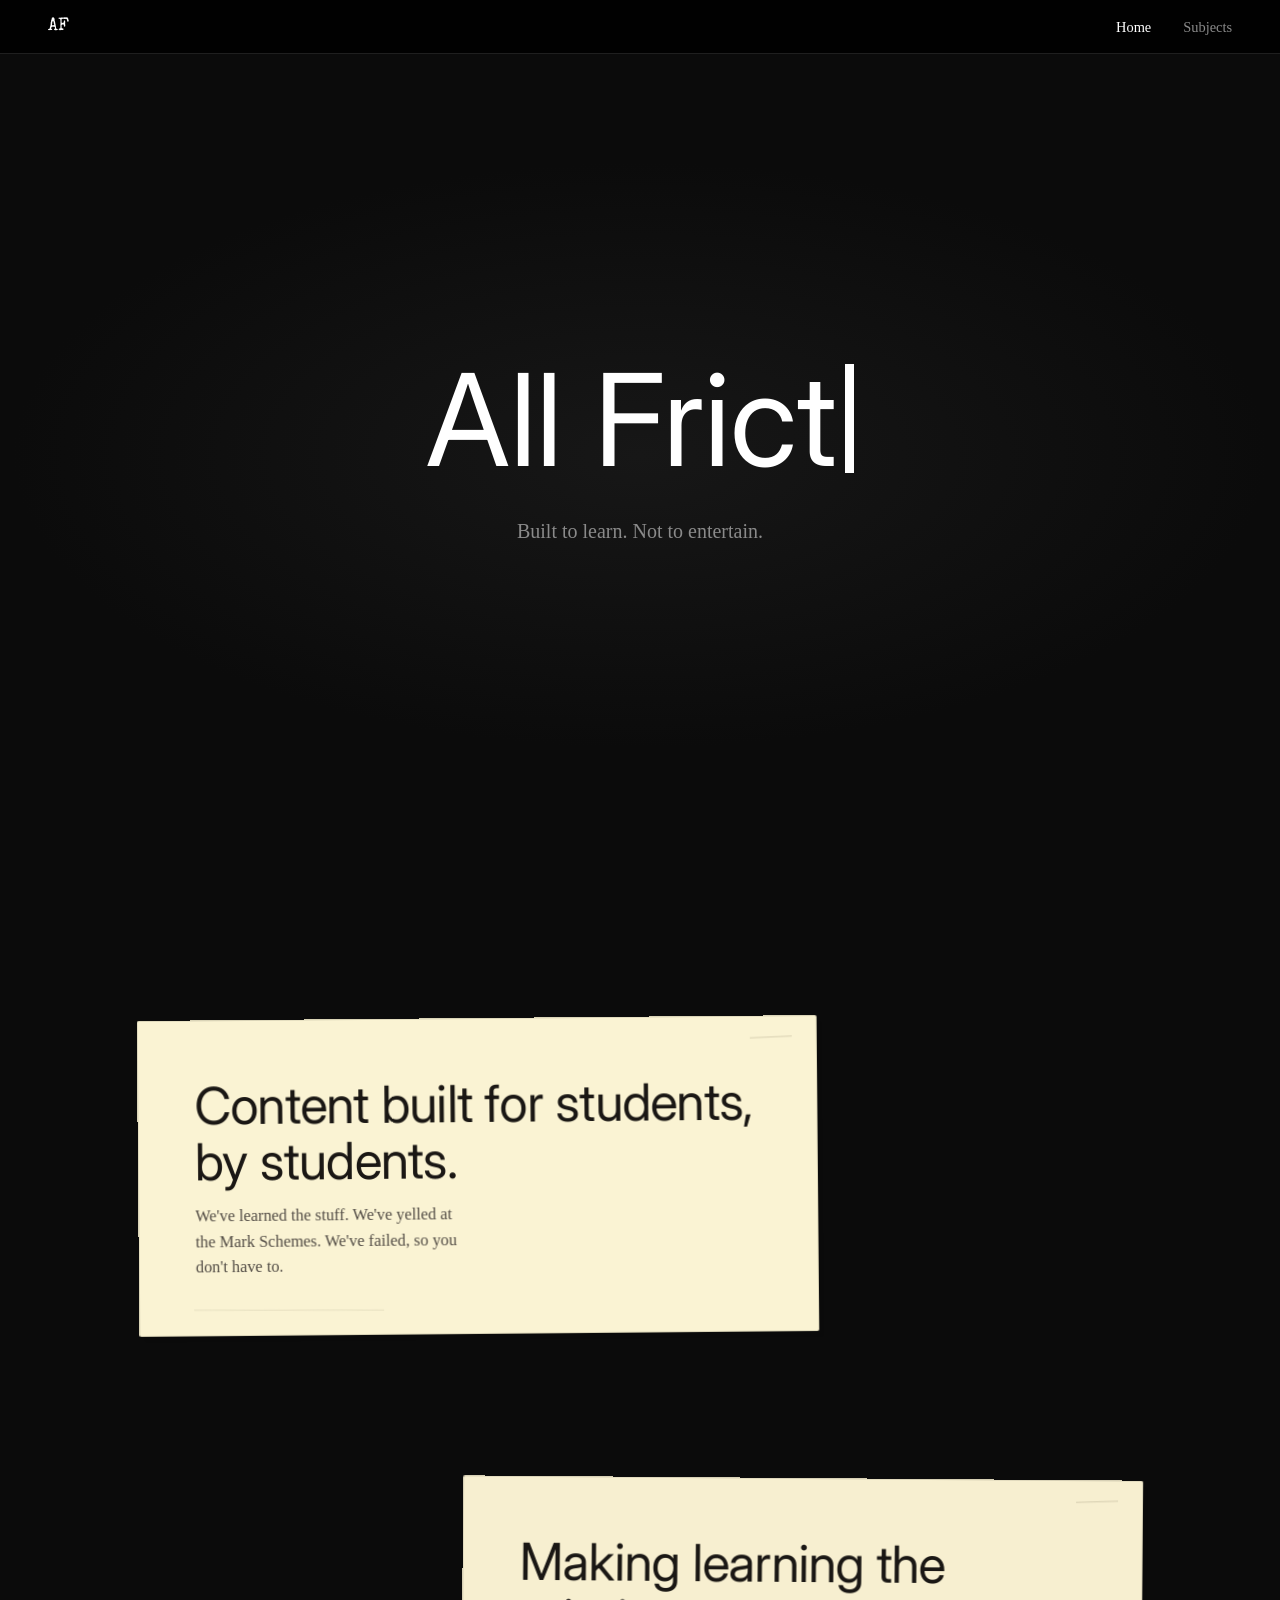
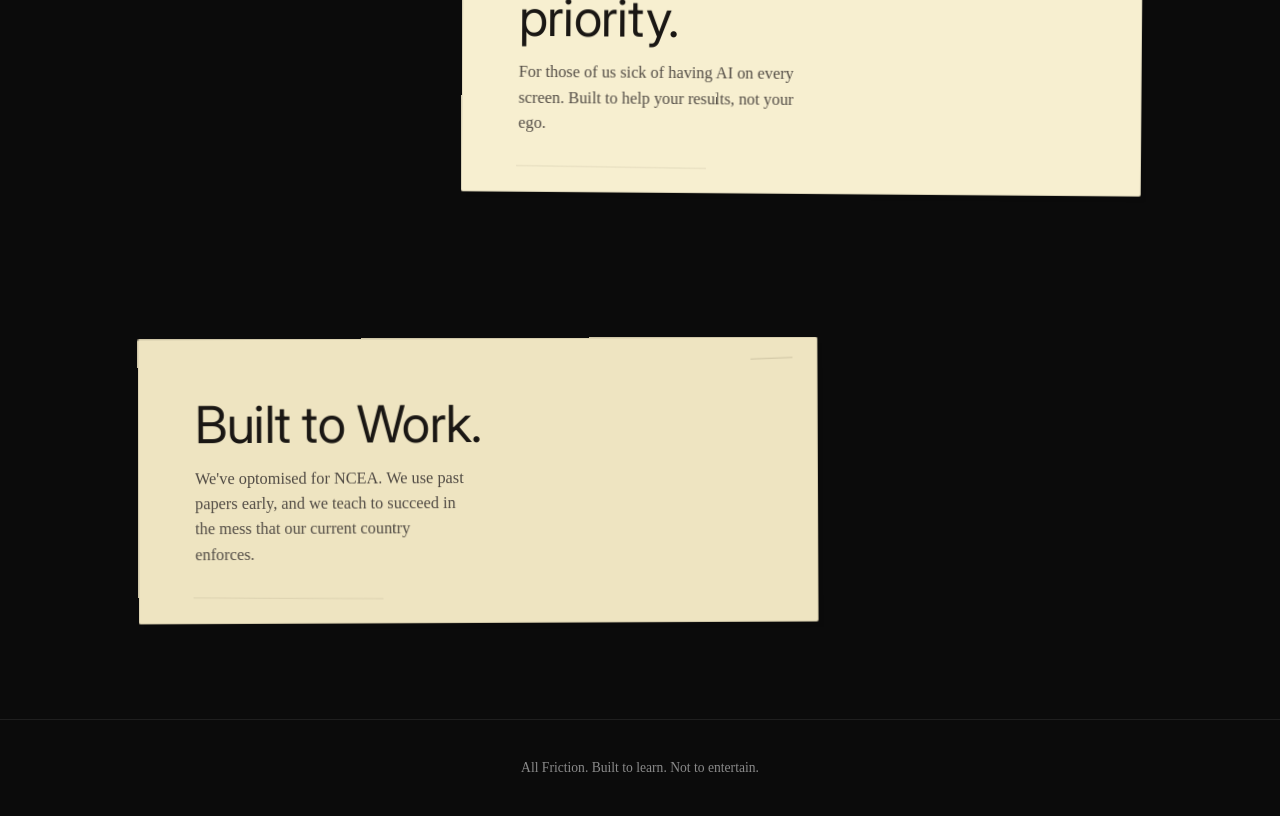
<file: all-friction/index.html>
<!DOCTYPE html>
<html lang="en">
<head>
<meta charset="UTF-8">
<meta name="viewport" content="width=device-width, initial-scale=1">
<title>Home | All Friction</title>
<link rel="preconnect" href="https://fonts.googleapis.com">
<link rel="preconnect" href="https://fonts.gstatic.com" crossorigin>
<link href="https://fonts.googleapis.com/css2?family=Special+Elite&family=Inter:wght@400;500&display=swap" rel="stylesheet">
<link rel="stylesheet" href="style.css">
</head>
<body>
    <nav class="nav" aria-label="Main">
        <a class="brand" href="index.html">AF</a>
        <ul>
            <li>
                <a href="index.html" aria-current="page">
                    Home
                </a>
            </li>
            <li>
                <a href="subjects.html">
                    Subjects
                </a>
            </li>
        </ul>
    </nav>
    <main>
        <section class="hero">
            <h1 font-family = "montserrat" class="title" aria-label="All Friction"><span id="typed" aria-hidden="true">All Friction</span><span class="caret" aria-hidden="true"></span></h1>
            <p class="slogan">Built to learn. Not to entertain.</p>
        </section>
        <section class="wrap stack" aria-label="What we stand for">
        <article class="card pop" style="--i:0">
            <h2>Content built for students, by students.</h2><p>We've learned the stuff. We've yelled at the Mark Schemes. We've failed, so you don't have to.</p>
        </article>

        <article class="card pop" style="--i:0">
            <h2>Making learning the priority.</h2><p>For those of us sick of having AI on every screen. Built to help your results, not your ego.</p>
        </article>

        <article class="card pop" style="--i:0">
            <h2>Built to Work.</h2><p>We've optomised for NCEA. We use past papers early, and we teach to succeed in the mess that our current country enforces.</p></article>
        </section>
        
    </main>
<footer>All Friction. Built to learn. Not to entertain.</footer>
<script src="script.js"></script>
</body>
</html>
</file>
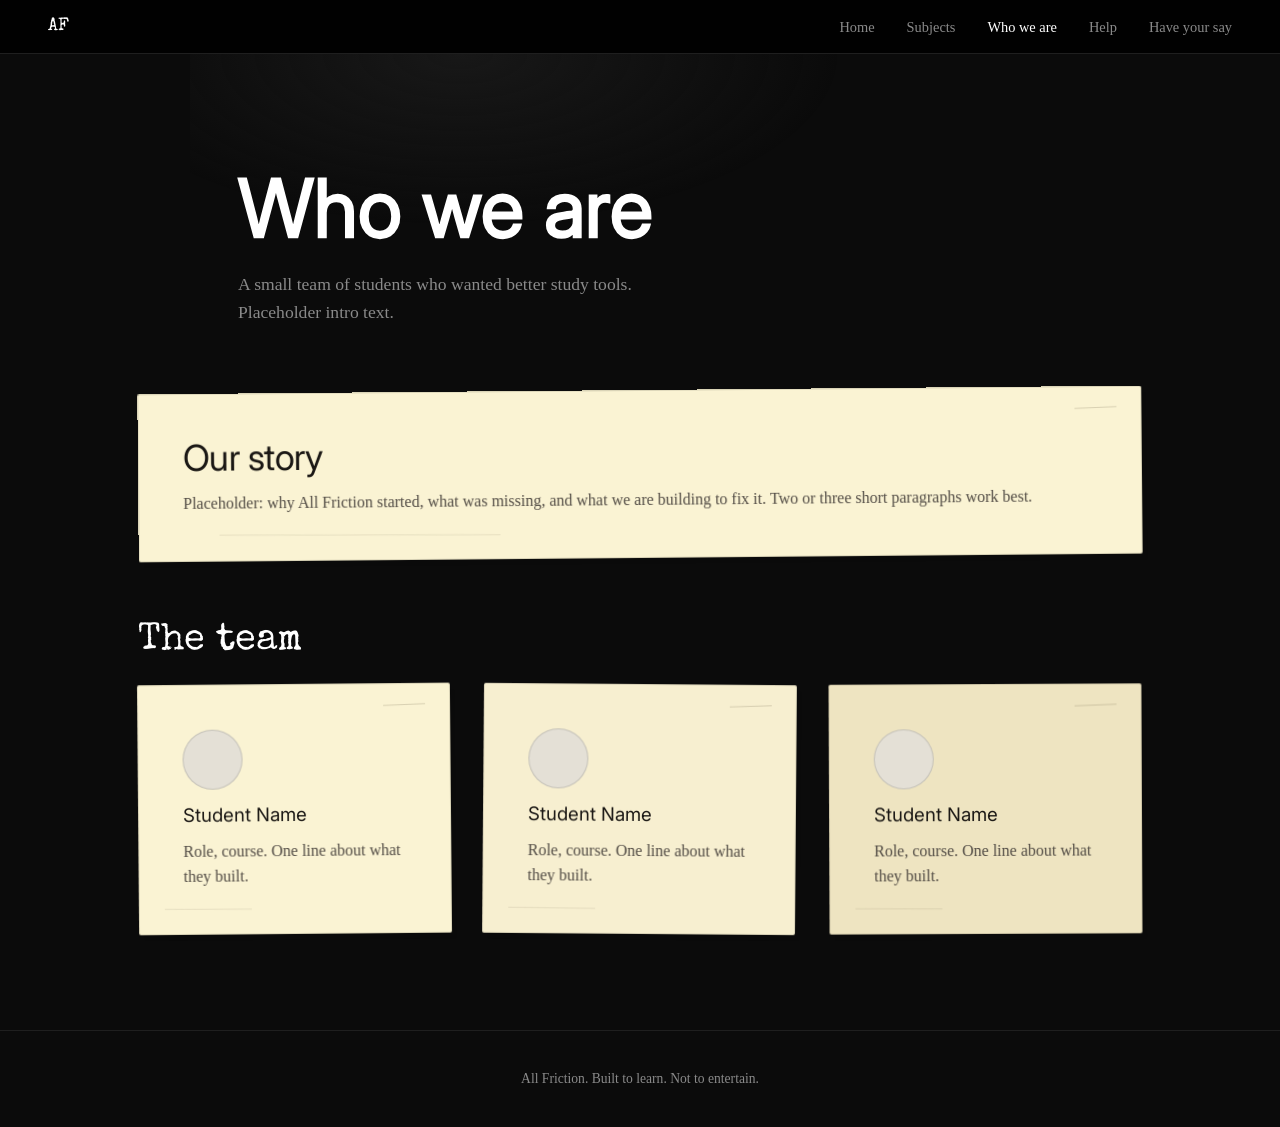
<file: all-friction/about.html>
<!DOCTYPE html>
<html lang="en">
<head>
<meta charset="UTF-8">
<meta name="viewport" content="width=device-width, initial-scale=1">
<title>Who we are | All Friction</title>
<link rel="preconnect" href="https://fonts.googleapis.com">
<link rel="preconnect" href="https://fonts.gstatic.com" crossorigin>
<link href="https://fonts.googleapis.com/css2?family=Special+Elite&family=Inter:wght@400;500&display=swap" rel="stylesheet">
<link rel="stylesheet" href="style.css">
</head>
<body>
<nav class="nav" aria-label="Main"><a class="brand" href="index.html">AF</a><ul><li><a href="index.html">Home</a></li><li><a href="subjects.html">Subjects</a></li><li><a href="about.html" aria-current="page">Who we are</a></li><li><a href="help.html">Help</a></li><li><a href="feedback.html">Have your say</a></li></ul></nav>
<main>
<header class="page-head pop"><h1>Who we are</h1><p>A small team of students who wanted better study tools. Placeholder intro text.</p></header><section class="wrap"><article class="card pop" style="--i:0"><h2>Our story</h2><p>Placeholder: why All Friction started, what was missing, and what we are building to fix it. Two or three short paragraphs work best.</p></article><h2 class="section-title pop">The team</h2><div class="grid"><article class="card pop" style="--i:0"><div class="avatar"></div><h3>Student Name</h3><p>Role, course. One line about what they built.</p></article><article class="card pop" style="--i:1"><div class="avatar"></div><h3>Student Name</h3><p>Role, course. One line about what they built.</p></article><article class="card pop" style="--i:2"><div class="avatar"></div><h3>Student Name</h3><p>Role, course. One line about what they built.</p></article></div></section>
</main>
<footer>All Friction. Built to learn. Not to entertain.</footer>
<script src="script.js"></script>
</body>
</html>
</file>
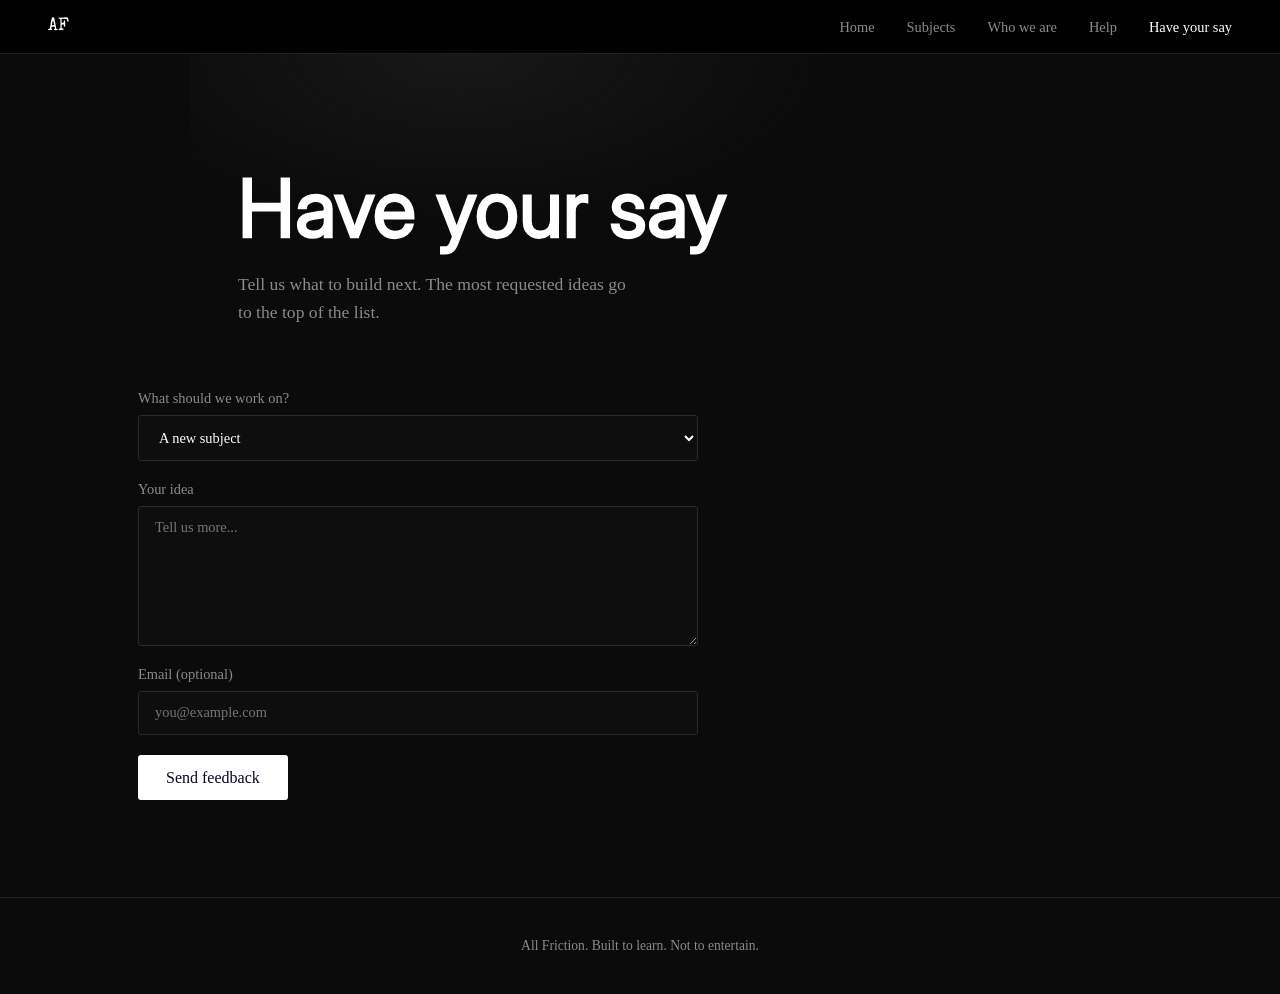
<file: all-friction/feedback.html>
<!DOCTYPE html>
<html lang="en">
<head>
<meta charset="UTF-8">
<meta name="viewport" content="width=device-width, initial-scale=1">
<title>Have your say | All Friction</title>
<link rel="preconnect" href="https://fonts.googleapis.com">
<link rel="preconnect" href="https://fonts.gstatic.com" crossorigin>
<link href="https://fonts.googleapis.com/css2?family=Special+Elite&family=Inter:wght@400;500&display=swap" rel="stylesheet">
<link rel="stylesheet" href="style.css">
</head>
<body>
<nav class="nav" aria-label="Main"><a class="brand" href="index.html">AF</a><ul><li><a href="index.html">Home</a></li><li><a href="subjects.html">Subjects</a></li><li><a href="about.html">Who we are</a></li><li><a href="help.html">Help</a></li><li><a href="feedback.html" aria-current="page">Have your say</a></li></ul></nav>
<main>
<header class="page-head pop"><h1>Have your say</h1><p>Tell us what to build next. The most requested ideas go to the top of the list.</p></header><section class="wrap pop">
<form id="feedback">
<label>What should we work on?<select><option>A new subject</option><option>A new feature</option><option>Something is broken</option><option>Something else</option></select></label>
<label>Your idea<textarea placeholder="Tell us more..." required></textarea></label>
<label>Email (optional)<input type="email" placeholder="you@example.com"></label>
<button type="submit">Send feedback</button>
</form>
<p class="thanks" id="thanks">Thanks. Your feedback has been noted.</p>
</section>
</main>
<footer>All Friction. Built to learn. Not to entertain.</footer>
<script src="script.js"></script>
</body>
</html>
</file>
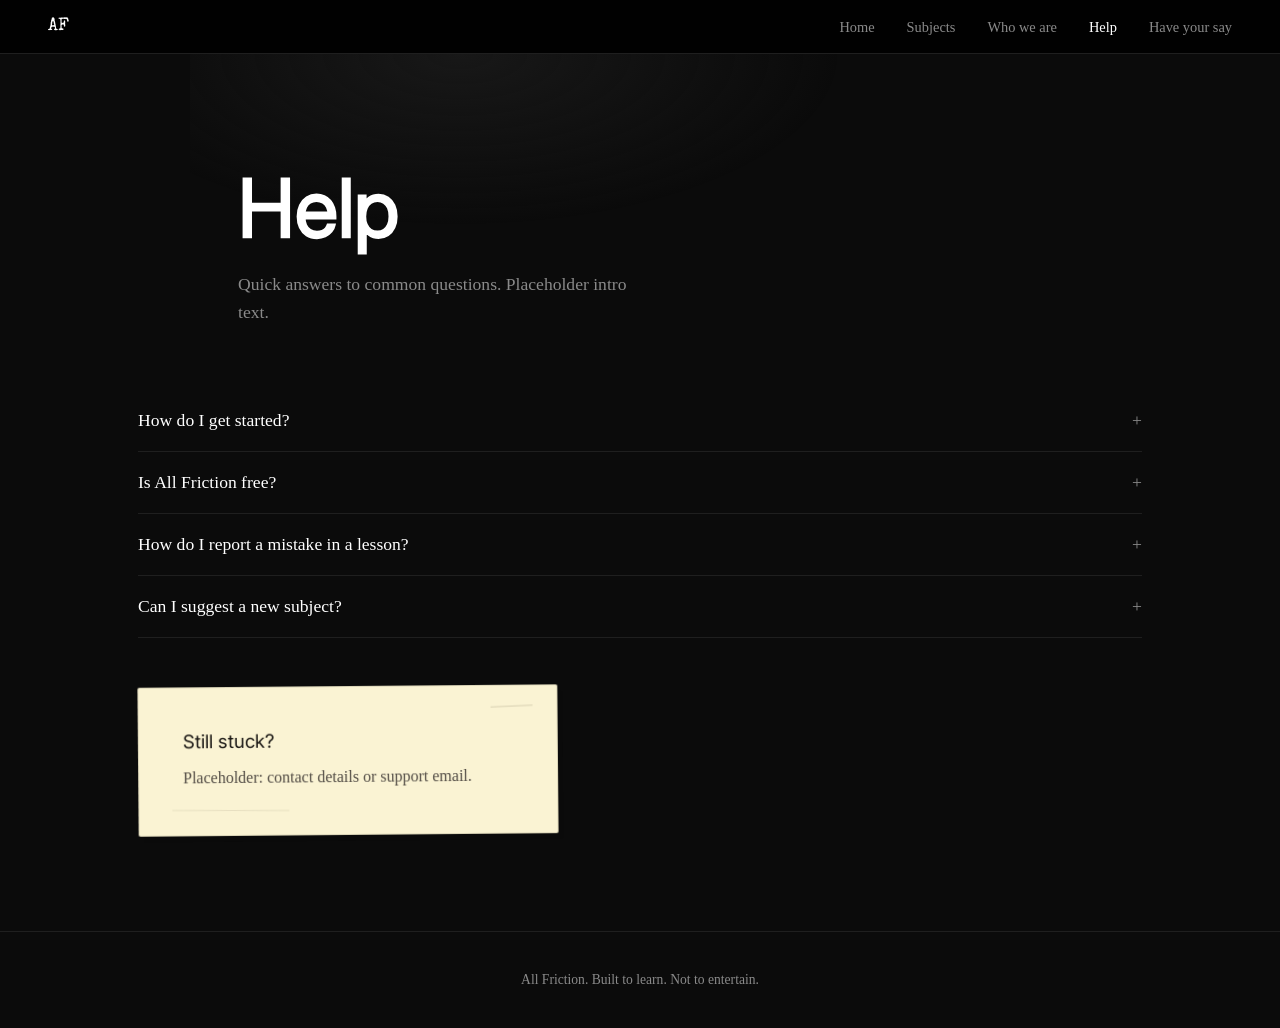
<file: all-friction/help.html>
<!DOCTYPE html>
<html lang="en">
<head>
<meta charset="UTF-8">
<meta name="viewport" content="width=device-width, initial-scale=1">
<title>Help | All Friction</title>
<link rel="preconnect" href="https://fonts.googleapis.com">
<link rel="preconnect" href="https://fonts.gstatic.com" crossorigin>
<link href="https://fonts.googleapis.com/css2?family=Special+Elite&family=Inter:wght@400;500&display=swap" rel="stylesheet">
<link rel="stylesheet" href="style.css">
</head>
<body>
<nav class="nav" aria-label="Main"><a class="brand" href="index.html">AF</a><ul><li><a href="index.html">Home</a></li><li><a href="subjects.html">Subjects</a></li><li><a href="about.html">Who we are</a></li><li><a href="help.html" aria-current="page">Help</a></li><li><a href="feedback.html">Have your say</a></li></ul></nav>
<main>
<header class="page-head pop"><h1>Help</h1><p>Quick answers to common questions. Placeholder intro text.</p></header><section class="wrap"><details class="pop" style="--i:0"><summary>How do I get started?</summary><p>Placeholder answer. Keep it short, plain and useful.</p></details><details class="pop" style="--i:1"><summary>Is All Friction free?</summary><p>Placeholder answer. Keep it short, plain and useful.</p></details><details class="pop" style="--i:2"><summary>How do I report a mistake in a lesson?</summary><p>Placeholder answer. Keep it short, plain and useful.</p></details><details class="pop" style="--i:3"><summary>Can I suggest a new subject?</summary><p>Placeholder answer. Keep it short, plain and useful.</p></details><div style="margin-top:3rem;max-width:420px"><article class="card pop" style="--i:0"><h3>Still stuck?</h3><p>Placeholder: contact details or support email.</p></article></div></section>
</main>
<footer>All Friction. Built to learn. Not to entertain.</footer>
<script src="script.js"></script>
</body>
</html>
</file>
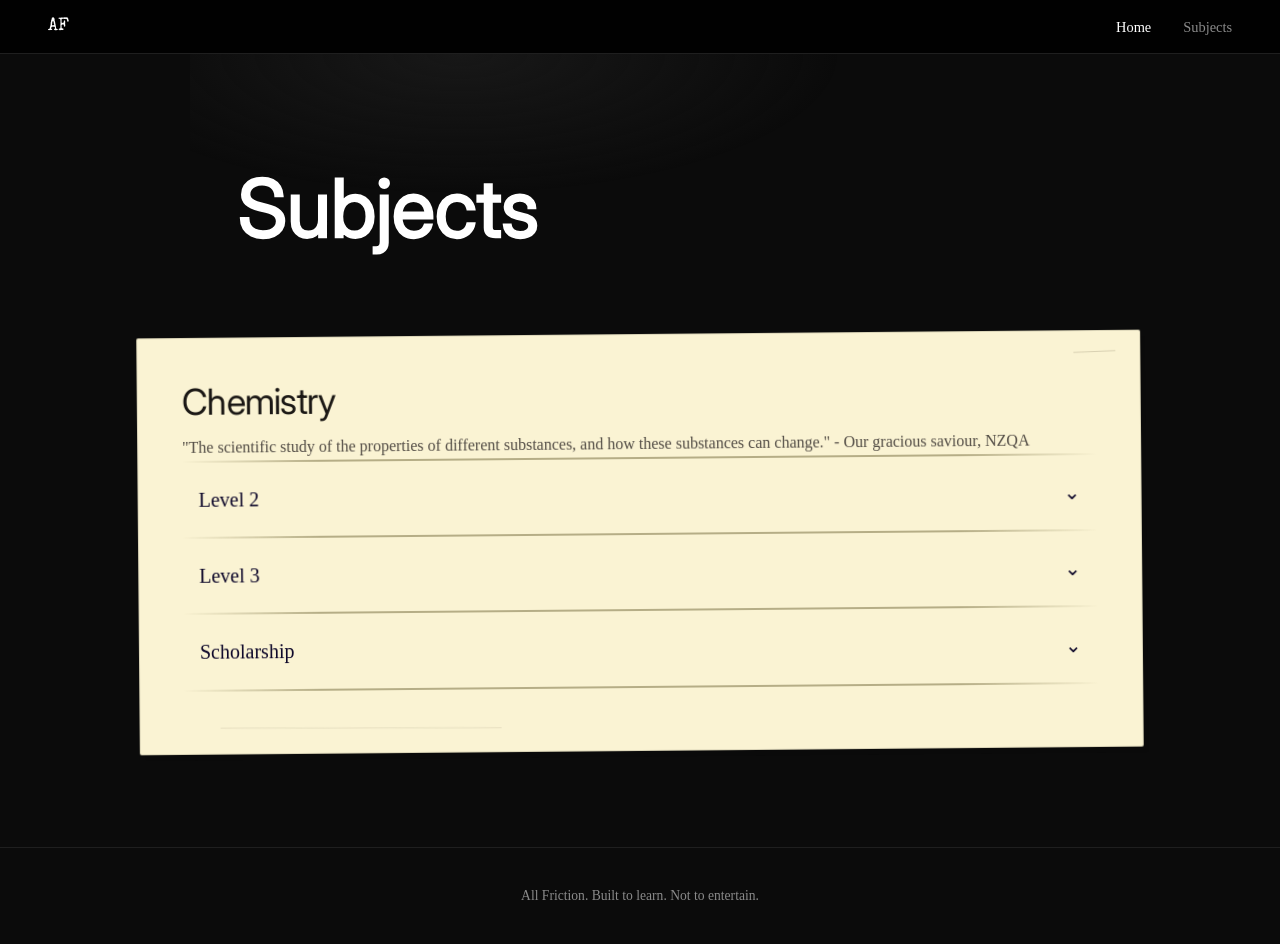
<file: all-friction/subjects.html>
<!DOCTYPE html>
<html lang="en">
<head>
<meta charset="UTF-8">
<meta name="viewport" content="width=device-width, initial-scale=1">
<title>Subjects | All Friction</title>
<link rel="preconnect" href="https://fonts.googleapis.com">
<link rel="preconnect" href="https://fonts.gstatic.com" crossorigin>
<link href="https://fonts.googleapis.com/css2?family=Special+Elite&family=Inter:wght@400;500&display=swap" rel="stylesheet">
<link rel="stylesheet" href="style.css">
</head>
<body>
    <nav class="nav" aria-label="Main">
        <a class="brand" href="index.html">AF</a>
        <ul>
            <li>
                <a href="index.html" aria-current="page">
                    Home
                </a>
            </li>
            <li>
                <a href="subjects.html">
                    Subjects
                </a>
            </li>
        </ul>
    </nav>
<main>
<header class="page-head pop">
    <h1>
        Subjects
    </h1>
    </p>
</header>
<section class="wrap">
    <div class="grid">
        <article class="card pop" style="--i:0">

            <h2>
                Chemistry
            </h2>

            <p>
                "The scientific study of the properties of different substances, and how these substances can change." - Our gracious saviour, NZQA
            </p>

            <hr>

            <!-- LEVEL 2 -->
            <button class="level">
                <span>Level 2</span>
                <span class="arrow">⌄</span>
            </button>

            <div class="level-content">
                <p>External Standards for Level 2:</p>

                <ul>
                    <li>Structure, Bonding and Properties</li>
                    <li>Organic Chemistry - Coming Soon</li>
                    <li>Reactions - Coming Soon</li>
                </ul>
            </div>

            <hr>

            <!-- LEVEL 3 -->
            <button class="level">
                <span>Level 3</span>
                <span class="arrow">⌄</span>
            </button>

            <div class="level-content">

                <ul>
                    <li>Coming soon</li>
                </ul>
            </div>

            <hr>

            <!-- SCHOLARSHIP -->
            <button class="level">
                <span>Scholarship</span>
                <span class="arrow">⌄</span>
            </button>

            <div class="level-content">

                <ul>
                    <li>Coming Soon</li>
    
                </ul>
            </div>

            <hr>

            <br>


        </article>
    </div>
</section>
</main>

<footer>All Friction. Built to learn. Not to entertain.</footer>
<script src="script.js"></script>
</body>
</html>
</file>
<file: all-friction/style.css>
/* ===== All Friction — shared styles ===== */
:root {
  --black:#0b0528; --ink:#0a0a0a; --grey:#8a8a8a; --line:#1f1f1f; --white:#fff;
  --paper:#faf3d3; --text:#1a1714;
  --display:"Special Elite","American Typewriter","Courier New",monospace;
  --body:"Inter",system-ui,-apple-system,"Segoe UI",Helvetica,Arial,sans-serif;
}
*,*::before,*::after{box-sizing:border-box;margin:0;padding:0}
html{scroll-behavior:smooth;scroll-padding-top:5rem}

body {
  background: #0b0b0b;
  color: var(--white);
}


main{flex:1}
a:focus-visible,button:focus-visible,summary:focus-visible,input:focus-visible,select:focus-visible,textarea:focus-visible{outline:2px solid currentColor;outline-offset:4px}

/* ----- Navigation ----- */
.nav{position:sticky;top:0;z-index:10;display:flex;align-items:center;justify-content:space-between;gap:1.5rem;padding:1.1rem clamp(1.25rem,4vw,3rem);background:rgba(0,0,0,.85);backdrop-filter:blur(8px);border-bottom:1px solid var(--line)}
.brand{font-family:var(--display);font-size:1.1rem;color:var(--white);text-decoration:none}
.nav ul{display:flex;gap:clamp(.9rem,2.5vw,2.25rem);list-style:none;overflow-x:auto}
.nav a:not(.brand){color:var(--grey);text-decoration:none;font-size:.9rem;font-weight:500;white-space:nowrap;padding:.25rem 0;border-bottom:1px solid transparent;transition:color .2s,border-color .2s}
.nav a:not(.brand):hover,.nav a[aria-current="page"]{color:var(--white);border-color:var(--white)}

/* ----- Home hero ----- */
.hero{min-height:calc(100svh - 4rem);display:flex;flex-direction:column;align-items:center;justify-content:center;text-align:center;padding:2rem 1.25rem 5rem;background:radial-gradient(ellipse 70% 50% at 50% 48%,#171717,rgba(8, 8, 8, 0) 70%)}
.title{font-weight:400;font-size:clamp(2.6rem,11vw,8rem);line-height:1.05;white-space:nowrap; font-family: Inter;}
.caret{display:inline-block;width:.07em;height:.85em;margin-left:.06em;background:var(--white);vertical-align:-.05em;animation:blink .9s step-end infinite}
.slogan{margin-top:2rem;color:var(--grey);font-size:clamp(1rem,2vw,1.25rem);opacity:0;animation:fade 1s ease 2.6s forwards}
@keyframes blink{50%{opacity:0}} @keyframes fade{to{opacity:1}}

/* ----- Inner page header ----- */
.page-head{max-width:900px;margin:0 auto;padding:clamp(3.5rem,10vw,7rem) clamp(1.25rem,6vw,3rem) 2rem;background:radial-gradient(ellipse 60% 80% at 30% 0,#181818,transparent 70%);}
.page-head h1{font-family: Inter;font-weight:400;font-size:clamp(2.4rem,8vw,5rem);line-height:1.05;-webkit-text-stroke:.03em var(--white)}
.page-head p{margin-top:1.25rem;max-width:46ch;color:var(--grey);font-size:1.1rem;line-height:1.6}

/* ----- Layout helpers ----- */
.wrap{max-width:1100px;margin:0 auto;padding:2rem clamp(1.25rem,6vw,3rem) 6rem}
.stack{display:flex;flex-direction:column;gap:clamp(4rem,12vw,9rem);padding-top:clamp(3rem,10vw,8rem)}
.grid{display:grid;grid-template-columns:repeat(auto-fit,minmax(260px,1fr));gap:2rem}
.section-title{font-family:var(--display);font-weight:400;font-size:clamp(1.6rem,4vw,2.4rem);margin:4rem 0 1.5rem}

/* ----- Coffee-stained paper card ----- */
/* ----- Paper cards ----- */

.card {
  --rot: -.5deg;

  position: relative;
  overflow: hidden;

  padding: clamp(1.5rem, 3.5vw, 2.75rem);

  color: var(--text);
  background: var(--paper);

  border: 1px solid rgba(26, 23, 20, .14);
  border-radius: 2px;

  /*
    Harder, physical shadow.
    Feels more like paper sitting on a surface
    than a floating digital card.
  */
  box-shadow:
    5px 6px 0 rgba(0, 0, 0, .16);

  transform: rotate(var(--rot));
}


/* Slight variation between sheets */

.card:nth-child(even) {
  --rot: .45deg;
  background: #f7efd0;
}

.card:nth-child(3n) {
  --rot: -.25deg;
  background: #eee4c1;
}


/*
  Don't straighten the paper on hover.
  A physical piece of paper wouldn't do that.
*/
.card:hover {
  box-shadow:
    6px 7px 0 rgba(0, 0, 0, .18);
}


/*
  Small printed/ink imperfections.

  Much less obvious than a giant circular
  "coffee stain".
*/
.card::before {
  content: "";

  position: absolute;
  top: 1.25rem;
  right: 1.5rem;

  width: 42px;
  height: 1px;

  background: rgba(65, 52, 32, .18);

  transform: rotate(-2deg);
}


/*
  Small irregular mark near the bottom.
*/
.card::after {
  content: "";

  position: absolute;
  left: 8%;
  bottom: 1.5rem;

  width: 28%;
  height: 1px;

  background: rgba(65, 52, 32, .1);

  transform: rotate(.4deg);
}


.card > * {
  position: relative;
  z-index: 1;
}


/* ----- Card typography ----- */

.card h2,
.card h3 {
  font-family: Inter;
  font-weight: 400;
  line-height: 1.1;
}

.card h2 {
  font-size: clamp(1.6rem, 4vw, 2.25rem);
  letter-spacing: -.02em;
}
/* - TEXT COLOUR - */
.card p{
  margin-top:.85rem;
  line-height:1.55;
  color:#514b44;
}

.card ul{
  margin-top:1.15rem;
  list-style:none;
  border-top:1px solid rgba(205, 114, 22, 0.12);
}

.card li{
  padding:.55rem 0;
  border-bottom:1px solid rgba(26,23,20,.12);
  font-size:.95rem;
}

.card small{
  display:block;
  margin-top:1.1rem;
  color:#6c5a45;
}

.stack .card{
  width:min(100%,680px);
  padding:clamp(1.75rem,5vw,3.5rem);
}

.stack .card:nth-child(even){
  margin-left:auto;
}

.stack .card h2{
  font-size:clamp(1.85rem,5vw,3.2rem);
  letter-spacing:-.015em;
}

.stack .card p{
  max-width:34ch;
  font-size:1.02rem;
}

.avatar{
  width:60px;
  height:60px;
  border-radius:50%;
  background:#e4e0d6;
  border:1px solid rgba(26,23,20,.15);
  margin-bottom:1rem;
}

/* ----- Help: FAQ ----- */
details{border-bottom:1px solid var(--line);padding:1.25rem 0}
summary{cursor:pointer;font-size:1.1rem;font-weight:500;list-style:none;display:flex;justify-content:space-between;gap:1rem}
summary::after{content:"+";color:var(--grey);transition:transform .25s}
details[open] summary::after{transform:rotate(45deg)}
details p{margin-top:.9rem;color:var(--grey);line-height:1.6;max-width:60ch}

/* ----- Feedback form ----- */
form{display:flex;flex-direction:column;gap:1.25rem;max-width:560px}
label{display:flex;flex-direction:column;gap:.5rem;font-size:.9rem;color:var(--grey)}
input,select,textarea{font:inherit;color:var(--white);background:#0e0e0e;border:1px solid #2a2a2a;border-radius:3px;padding:.8rem 1rem}
input:focus,select:focus,textarea:focus{border-color:var(--white);outline:none}
textarea{min-height:140px;resize:vertical}
button{align-self:flex-start;font:inherit;font-weight:500;background:var(--white);color:var(--black);border:0;border-radius:3px;padding:.85rem 1.75rem;cursor:pointer;transition:transform .2s}
button:hover{transform:translateY(-2px)}
.thanks{display:none;color:var(--white);font-family:var(--display);font-size:1.3rem}

footer{padding:2.5rem 1.25rem;text-align:center;color:var(--grey);font-size:.85rem;border-top:1px solid var(--line)}

/* ----- Pop-up animation (elements with class "pop") ----- */
.js .pop{opacity:0}
.js .pop.in{animation:pop 0.7s cubic-bezier(.34,1.56,.64,1) both;animation-delay:calc(var(--i,0)*100ms)}
@keyframes pop{from{opacity:0;transform:translateY(28px) scale(.9) rotate(var(--rot,0deg))}to{opacity:1;transform:translateY(0) scale(1) rotate(var(--rot,0deg))}}

@media (prefers-reduced-motion:reduce){
  .caret{animation:none}.slogan{animation:none;opacity:1}
  .js .pop{opacity:1}.js .pop.in{animation:none}html{scroll-behavior:auto}
}


html {
  background: #000;
  scroll-behavior: smooth;
  scroll-padding-top: 5rem;
}


hr {
  border: none;
  height: 2px;
  background: linear-gradient(
    to right,
    transparent 0%,
    #b5ad86 15%,
    #b5ad86 85%,
    transparent 100%
  );
}

.level {
  display: flex;
  justify-content: space-between;
  align-items: center;

  width: 100%;
  margin: 1% auto;
  padding: 1rem;

  background-color: #faf3d3;
  font-size: 20px;

  border: none;
  cursor: pointer;

  transition: background-color 0.2s ease;
}

.level:hover {
  background-color: #c5bc9c;
}

/* The dropdown content starts closed */
.level-content {
  max-height: 0;
  overflow: hidden;

  background-color: #efe9ca;

  transition: max-height 0.3s ease;
}

/* Some spacing inside the dropdown */
.level-content p,
.level-content ul {
  margin: 1rem;
}

.level-content li {
  margin-bottom: 0.5rem;
}

/* Arrow */
.arrow {
  transition: transform 0.3s ease;
}

/* Rotate arrow when open */
.level.open .arrow {
  transform: rotate(180deg);
}
</file>
